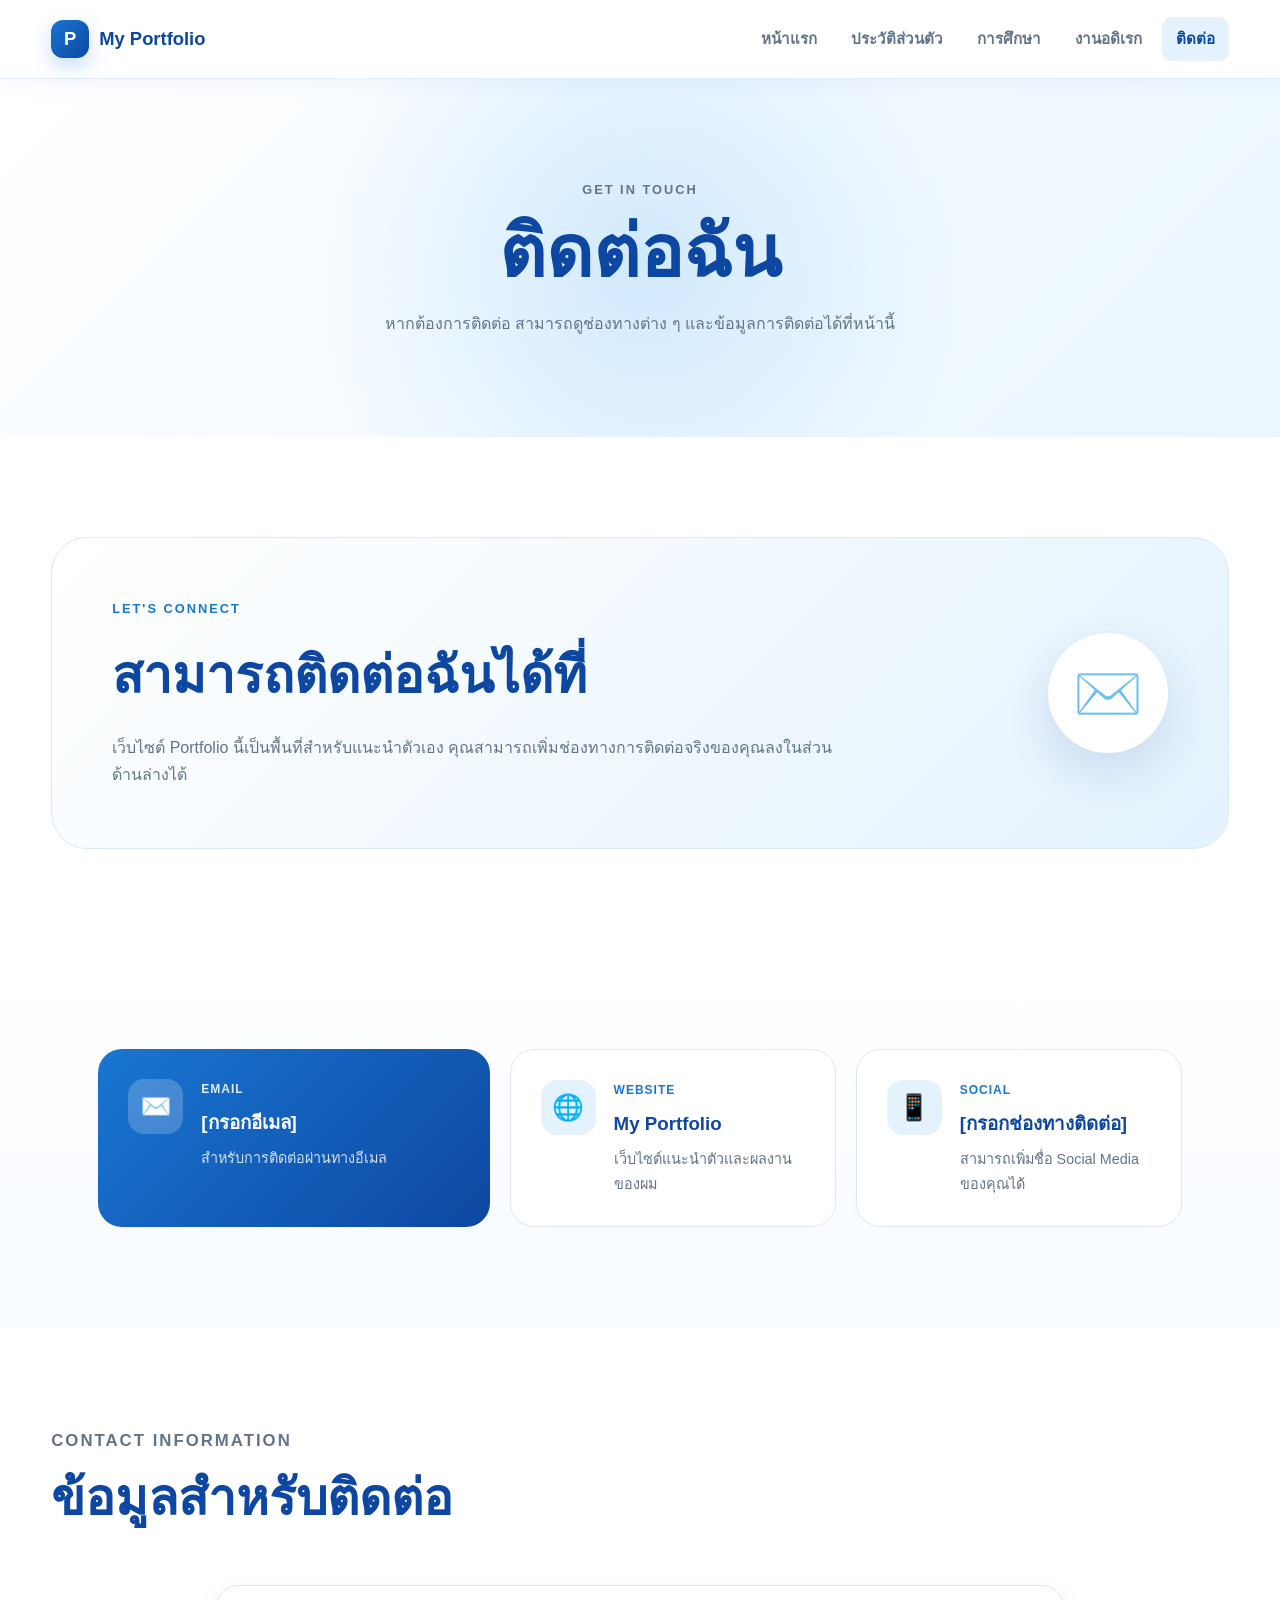
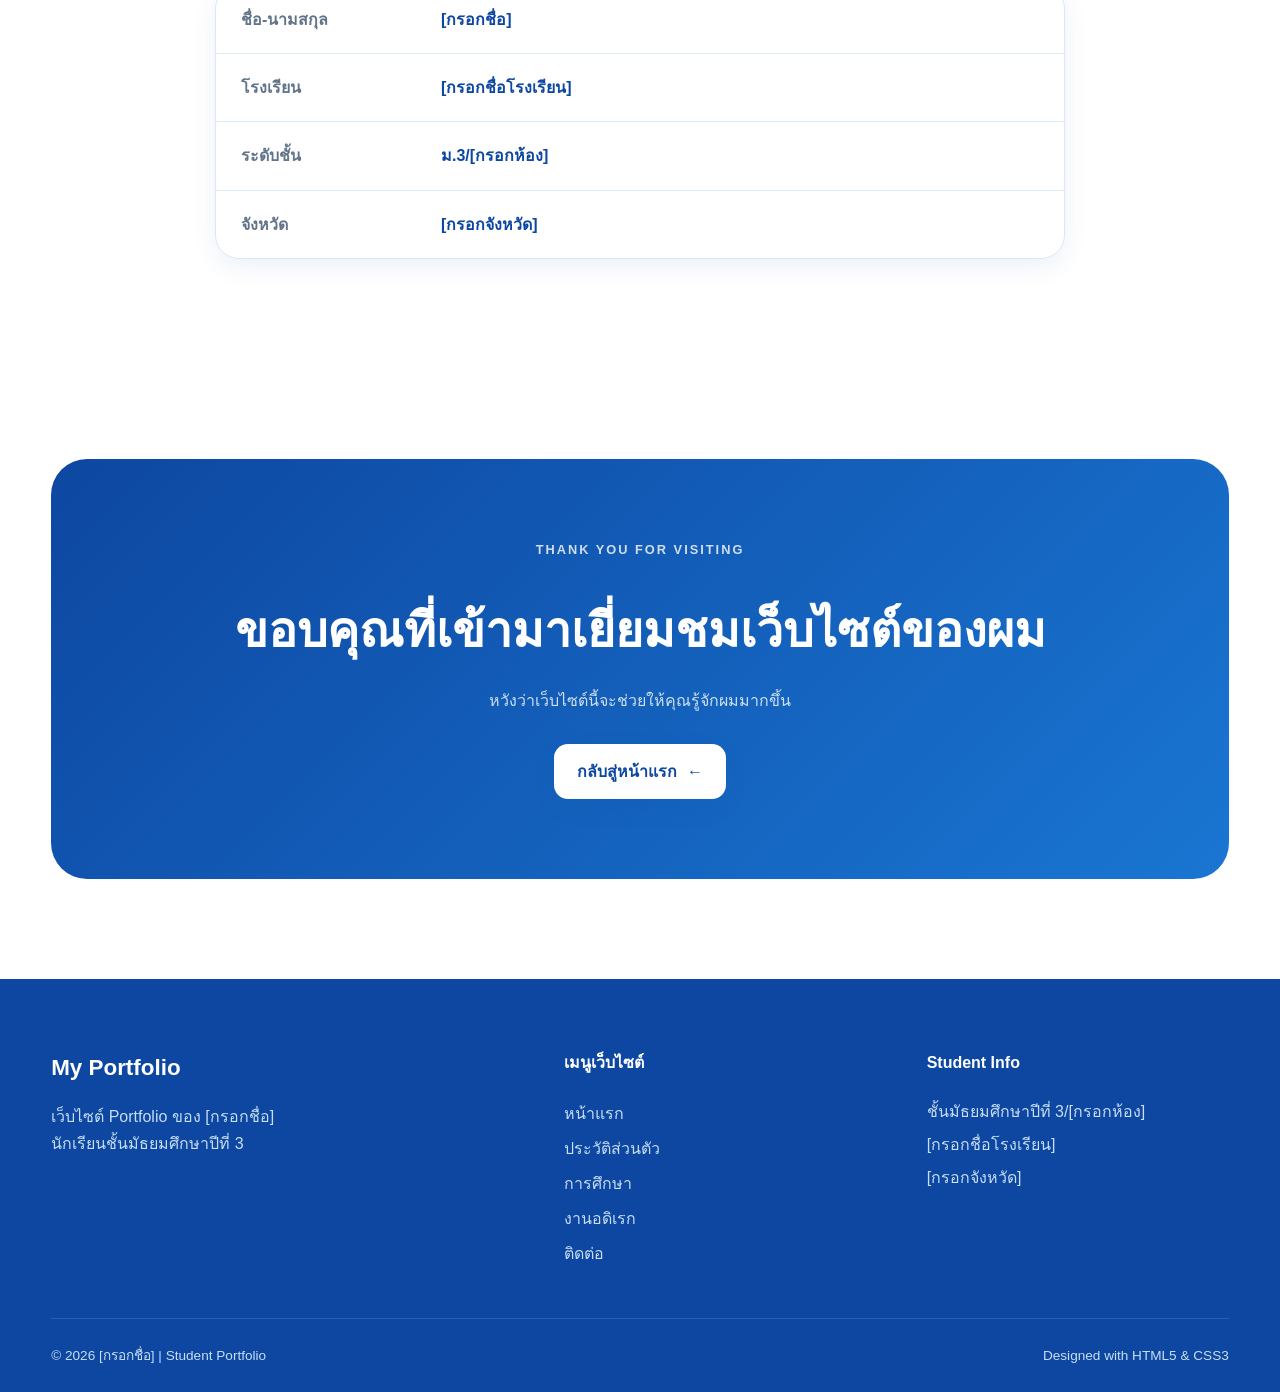
<file: contact.html>
<!DOCTYPE html>
<html lang="th">
<head>
    <meta charset="UTF-8">
    <meta name="viewport" content="width=device-width, initial-scale=1.0">

    <title>ติดต่อ | [กรอกชื่อ]</title>

    <link rel="stylesheet" href="style.css">
</head>

<body>

    <header class="site-header">
        <nav class="navbar">

            <a href="index.html" class="logo">
                <span class="logo-icon">P</span>
                <span>My Portfolio</span>
            </a>

            <div class="nav-links">
                <a href="index.html">หน้าแรก</a>
                <a href="profile.html">ประวัติส่วนตัว</a>
                <a href="education.html">การศึกษา</a>
                <a href="hobby.html">งานอดิเรก</a>
                <a href="contact.html" class="active">ติดต่อ</a>
            </div>

        </nav>
    </header>


    <main>

        <section class="page-banner">

            <div class="banner-content">

                <p class="section-label">GET IN TOUCH</p>

                <h1>ติดต่อฉัน</h1>

                <p>
                    หากต้องการติดต่อ สามารถดูช่องทางต่าง ๆ
                    และข้อมูลการติดต่อได้ที่หน้านี้
                </p>

            </div>

        </section>


        <!-- Contact CTA -->
        <section class="section">

            <div class="contact-intro">

                <div class="contact-intro-text">

                    <p class="section-label">LET'S CONNECT</p>

                    <h2>สามารถติดต่อฉันได้ที่</h2>

                    <p>
                        เว็บไซต์ Portfolio นี้เป็นพื้นที่สำหรับแนะนำตัวเอง
                        คุณสามารถเพิ่มช่องทางการติดต่อจริงของคุณลงในส่วนด้านล่างได้
                    </p>

                </div>


                <div class="contact-big-icon">
                    ✉️
                </div>

            </div>

        </section>


        <!-- Contact Cards -->
        <section class="section section-soft">

            <div class="contact-grid">

                <article class="contact-card contact-card-main">

                    <div class="contact-card-icon">✉️</div>

                    <div>
                        <small>EMAIL</small>

                        <h3>[กรอกอีเมล]</h3>

                        <p>
                            สำหรับการติดต่อผ่านทางอีเมล
                        </p>
                    </div>

                </article>


                <article class="contact-card">

                    <div class="contact-card-icon">🌐</div>

                    <div>
                        <small>WEBSITE</small>

                        <h3>My Portfolio</h3>

                        <p>
                            เว็บไซต์แนะนำตัวและผลงานของผม
                        </p>
                    </div>

                </article>


                <article class="contact-card">

                    <div class="contact-card-icon">📱</div>

                    <div>
                        <small>SOCIAL</small>

                        <h3>[กรอกช่องทางติดต่อ]</h3>

                        <p>
                            สามารถเพิ่มชื่อ Social Media ของคุณได้
                        </p>
                    </div>

                </article>

            </div>

        </section>


        <!-- Student Information -->
        <section class="section">

            <div class="section-heading">

                <p class="section-label">CONTACT INFORMATION</p>

                <h2>ข้อมูลสำหรับติดต่อ</h2>

            </div>


            <div class="contact-information-box">

                <div class="contact-info-row">

                    <span class="contact-info-label">
                        ชื่อ-นามสกุล
                    </span>

                    <span class="contact-info-value">
                        [กรอกชื่อ]
                    </span>

                </div>


                <div class="contact-info-row">

                    <span class="contact-info-label">
                        โรงเรียน
                    </span>

                    <span class="contact-info-value">
                        [กรอกชื่อโรงเรียน]
                    </span>

                </div>


                <div class="contact-info-row">

                    <span class="contact-info-label">
                        ระดับชั้น
                    </span>

                    <span class="contact-info-value">
                        ม.3/[กรอกห้อง]
                    </span>

                </div>


                <div class="contact-info-row">

                    <span class="contact-info-label">
                        จังหวัด
                    </span>

                    <span class="contact-info-value">
                        [กรอกจังหวัด]
                    </span>

                </div>

            </div>

        </section>


        <!-- Final CTA -->
        <section class="section">

            <div class="contact-cta">

                <p class="section-label light-label">
                    THANK YOU FOR VISITING
                </p>

                <h2>ขอบคุณที่เข้ามาเยี่ยมชมเว็บไซต์ของผม</h2>

                <p>
                    หวังว่าเว็บไซต์นี้จะช่วยให้คุณรู้จักผมมากขึ้น
                </p>

                <a href="index.html" class="btn btn-white">
                    กลับสู่หน้าแรก
                    <span>←</span>
                </a>

            </div>

        </section>

    </main>


    <footer class="footer">

        <div class="footer-content">

            <div class="footer-brand">

                <a href="index.html" class="footer-logo">
                    My Portfolio
                </a>

                <p>
                    เว็บไซต์ Portfolio ของ [กรอกชื่อ]<br>
                    นักเรียนชั้นมัธยมศึกษาปีที่ 3
                </p>

            </div>


            <div class="footer-links">

                <h3>เมนูเว็บไซต์</h3>

                <a href="index.html">หน้าแรก</a>
                <a href="profile.html">ประวัติส่วนตัว</a>
                <a href="education.html">การศึกษา</a>
                <a href="hobby.html">งานอดิเรก</a>
                <a href="contact.html">ติดต่อ</a>

            </div>


            <div class="footer-contact">

                <h3>Student Info</h3>

                <p>ชั้นมัธยมศึกษาปีที่ 3/[กรอกห้อง]</p>
                <p>[กรอกชื่อโรงเรียน]</p>
                <p>[กรอกจังหวัด]</p>

            </div>

        </div>


        <div class="footer-bottom">

            <p>© 2026 [กรอกชื่อ] | Student Portfolio</p>
            <p>Designed with HTML5 & CSS3</p>

        </div>

    </footer>

</body>
</html>
</file>
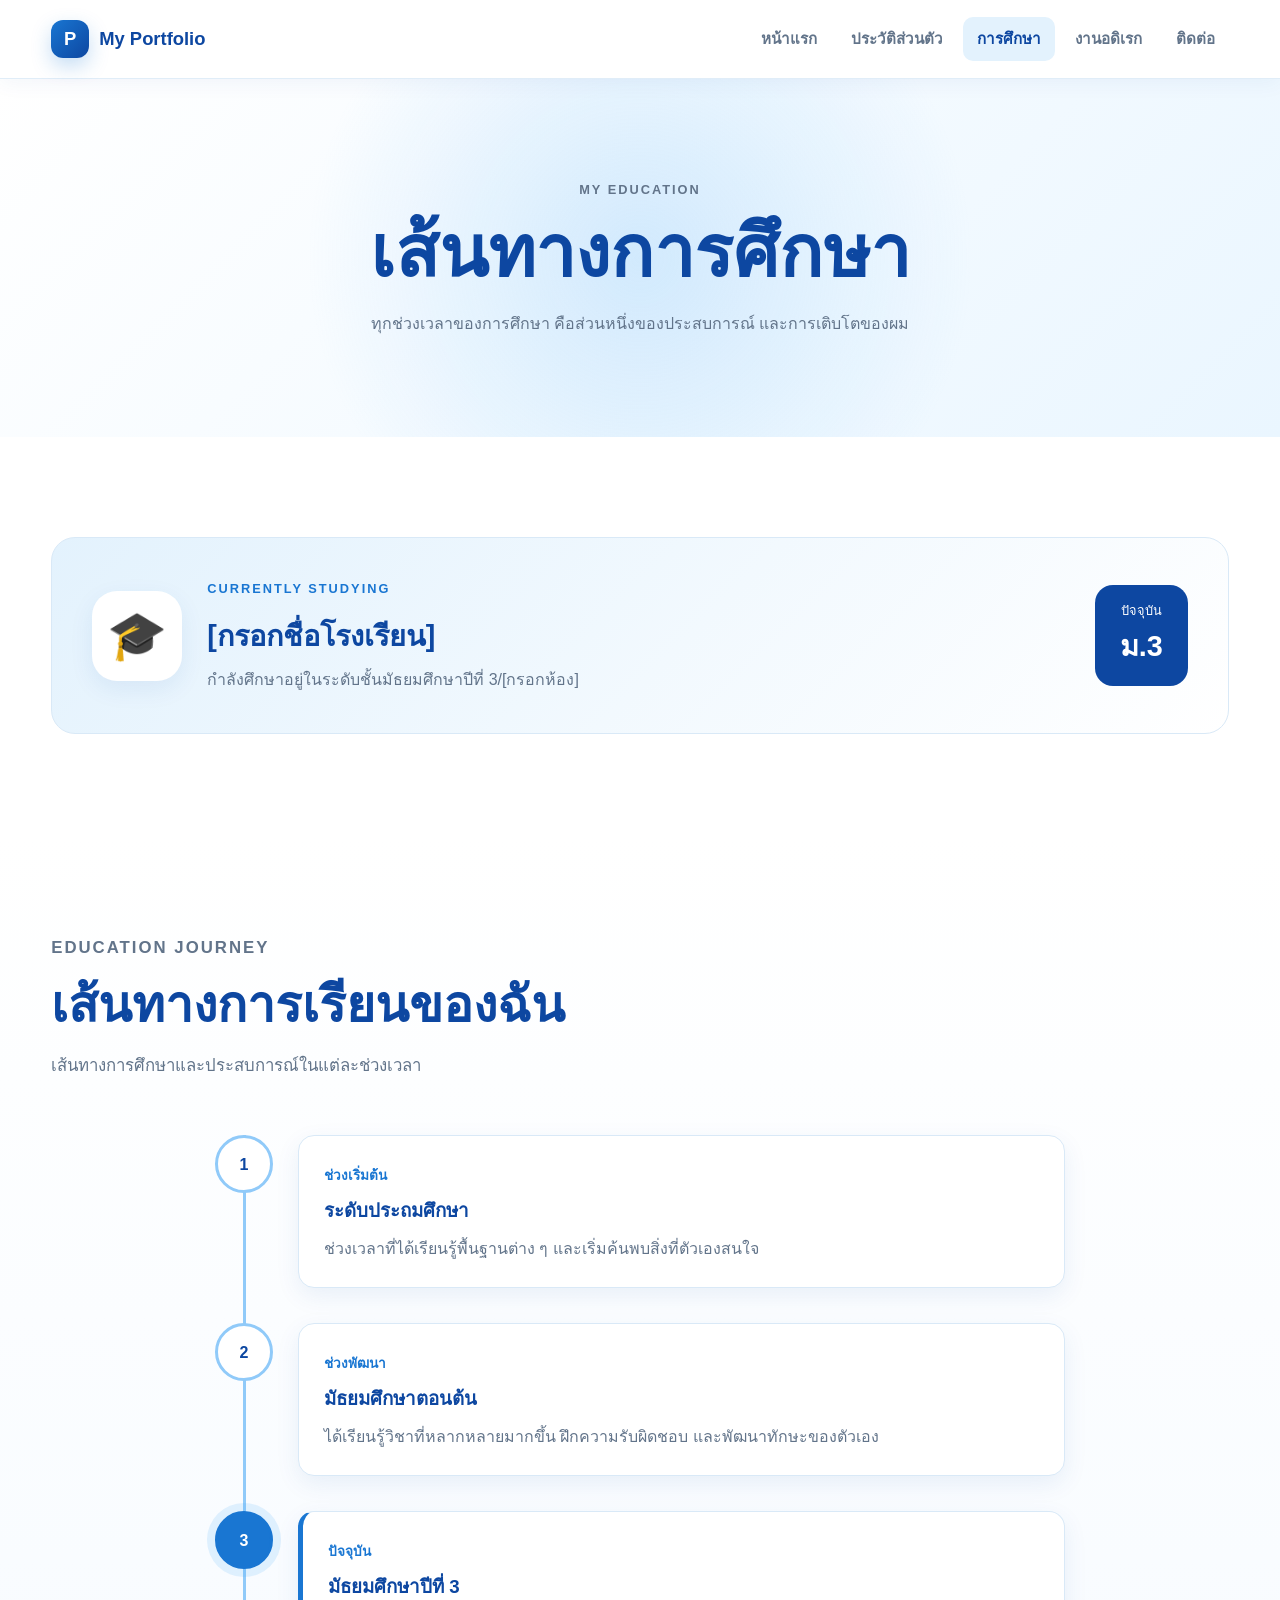
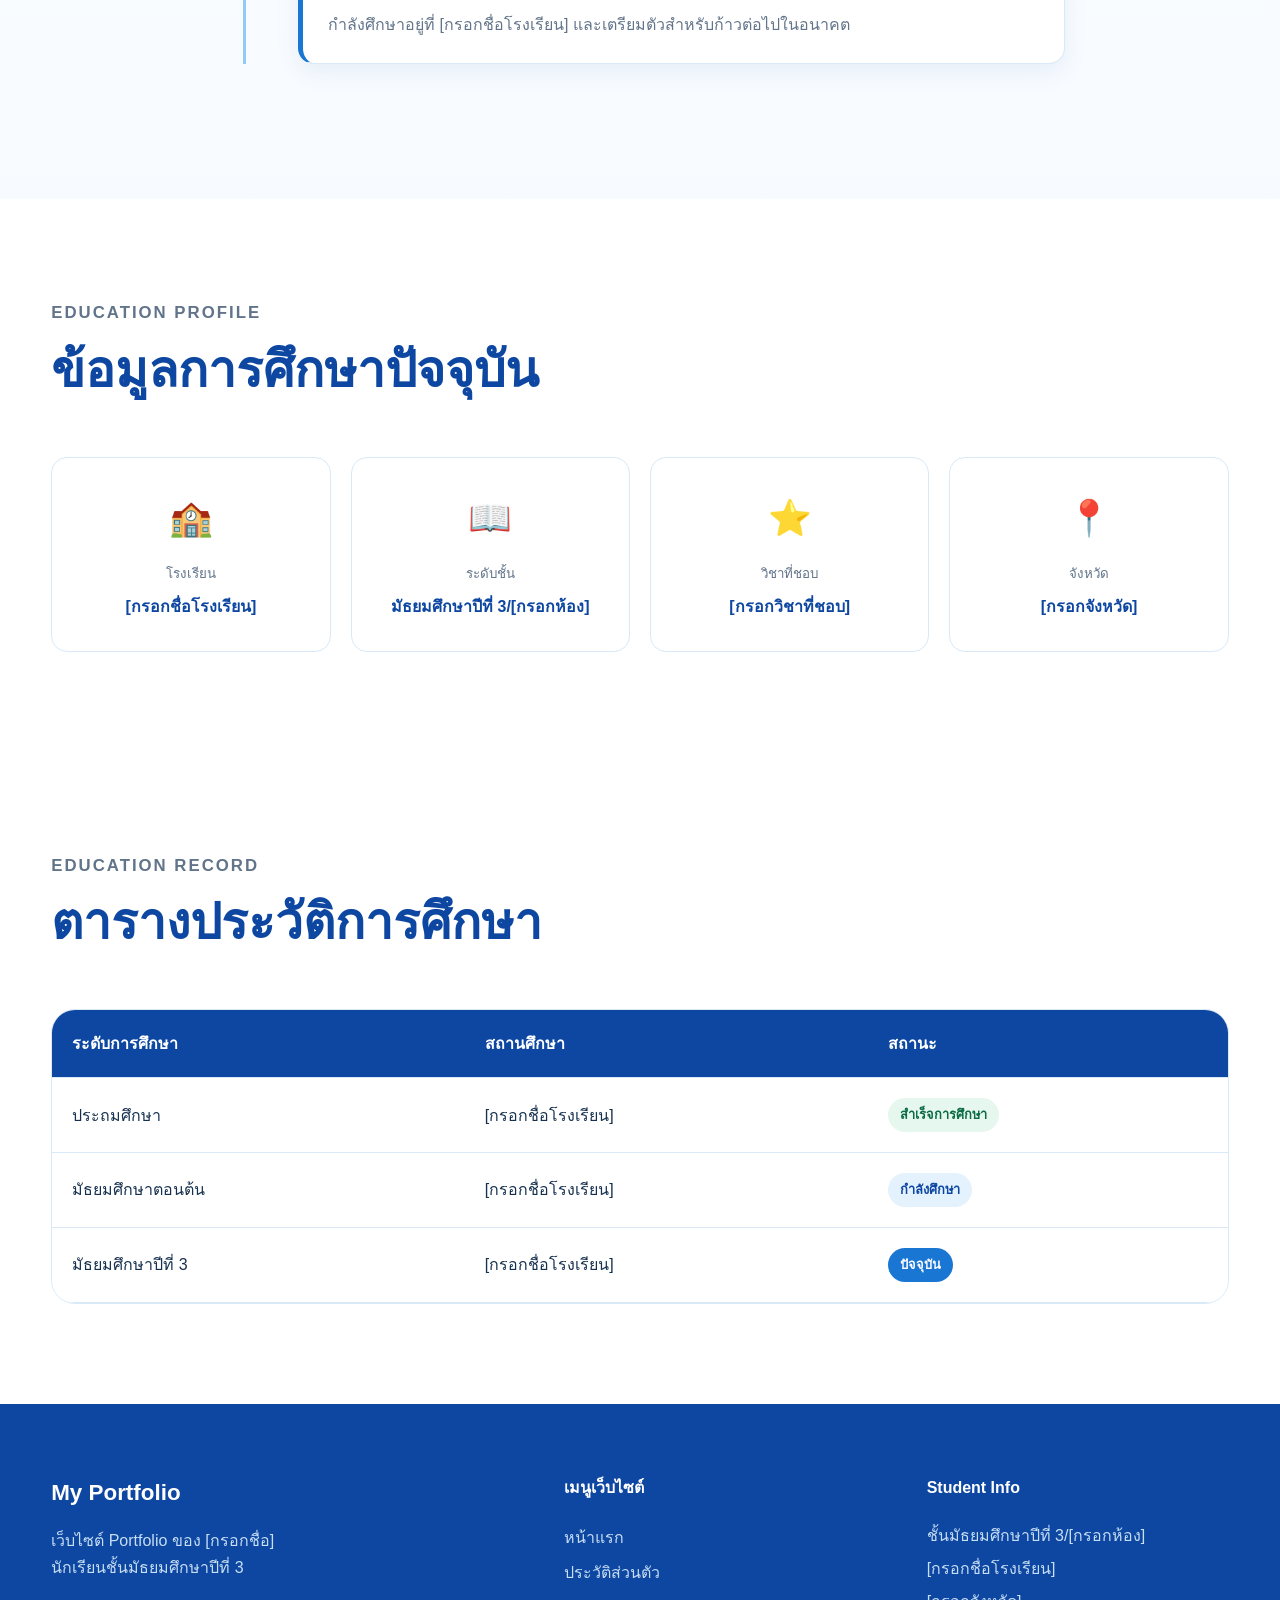
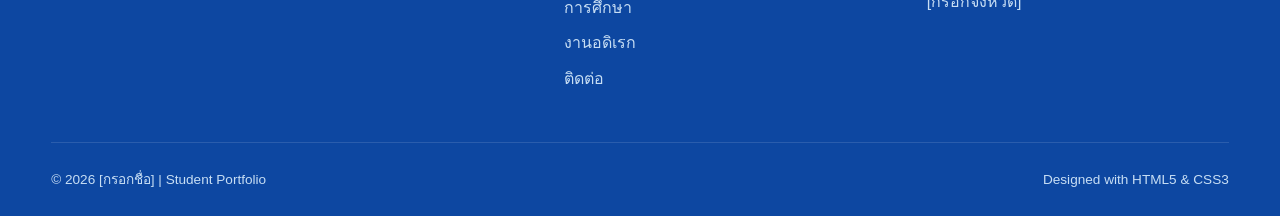
<file: education.html>
<!DOCTYPE html>
<html lang="th">
<head>
    <meta charset="UTF-8">
    <meta name="viewport" content="width=device-width, initial-scale=1.0">

    <title>การศึกษา | [กรอกชื่อ]</title>

    <link rel="stylesheet" href="style.css">
</head>

<body>

    <header class="site-header">
        <nav class="navbar">

            <a href="index.html" class="logo">
                <span class="logo-icon">P</span>
                <span>My Portfolio</span>
            </a>

            <div class="nav-links">
                <a href="index.html">หน้าแรก</a>
                <a href="profile.html">ประวัติส่วนตัว</a>
                <a href="education.html" class="active">การศึกษา</a>
                <a href="hobby.html">งานอดิเรก</a>
                <a href="contact.html">ติดต่อ</a>
            </div>

        </nav>
    </header>


    <main>

        <section class="page-banner">

            <div class="banner-content">

                <p class="section-label">MY EDUCATION</p>

                <h1>เส้นทางการศึกษา</h1>

                <p>
                    ทุกช่วงเวลาของการศึกษา คือส่วนหนึ่งของประสบการณ์
                    และการเติบโตของผม
                </p>

            </div>

        </section>


        <!-- Current Education -->
        <section class="section">

            <div class="education-highlight">

                <div class="education-icon-large">🎓</div>

                <div>

                    <p class="section-label">CURRENTLY STUDYING</p>

                    <h2>[กรอกชื่อโรงเรียน]</h2>

                    <p>
                        กำลังศึกษาอยู่ในระดับชั้นมัธยมศึกษาปีที่
                        3/[กรอกห้อง]
                    </p>

                </div>

                <div class="current-badge">
                    <span>ปัจจุบัน</span>
                    <strong>ม.3</strong>
                </div>

            </div>

        </section>


        <!-- Timeline -->
        <section class="section section-soft">

            <div class="section-heading">

                <p class="section-label">EDUCATION JOURNEY</p>

                <h2>เส้นทางการเรียนของฉัน</h2>

                <p>
                    เส้นทางการศึกษาและประสบการณ์ในแต่ละช่วงเวลา
                </p>

            </div>


            <div class="timeline">

                <article class="timeline-item">

                    <div class="timeline-dot">
                        <span>1</span>
                    </div>

                    <div class="timeline-content">

                        <span class="timeline-year">
                            ช่วงเริ่มต้น
                        </span>

                        <h3>ระดับประถมศึกษา</h3>

                        <p>
                            ช่วงเวลาที่ได้เรียนรู้พื้นฐานต่าง ๆ
                            และเริ่มค้นพบสิ่งที่ตัวเองสนใจ
                        </p>

                    </div>

                </article>


                <article class="timeline-item">

                    <div class="timeline-dot">
                        <span>2</span>
                    </div>

                    <div class="timeline-content">

                        <span class="timeline-year">
                            ช่วงพัฒนา
                        </span>

                        <h3>มัธยมศึกษาตอนต้น</h3>

                        <p>
                            ได้เรียนรู้วิชาที่หลากหลายมากขึ้น
                            ฝึกความรับผิดชอบ และพัฒนาทักษะของตัวเอง
                        </p>

                    </div>

                </article>


                <article class="timeline-item">

                    <div class="timeline-dot current">
                        <span>3</span>
                    </div>

                    <div class="timeline-content current-content">

                        <span class="timeline-year">
                            ปัจจุบัน
                        </span>

                        <h3>มัธยมศึกษาปีที่ 3</h3>

                        <p>
                            กำลังศึกษาอยู่ที่ [กรอกชื่อโรงเรียน]
                            และเตรียมตัวสำหรับก้าวต่อไปในอนาคต
                        </p>

                    </div>

                </article>

            </div>

        </section>


        <!-- Education Information -->
        <section class="section">

            <div class="section-heading">

                <p class="section-label">EDUCATION PROFILE</p>

                <h2>ข้อมูลการศึกษาปัจจุบัน</h2>

            </div>


            <div class="education-info-grid">

                <article class="education-info-card">

                    <span class="education-info-icon">🏫</span>

                    <small>โรงเรียน</small>

                    <h3>[กรอกชื่อโรงเรียน]</h3>

                </article>


                <article class="education-info-card">

                    <span class="education-info-icon">📖</span>

                    <small>ระดับชั้น</small>

                    <h3>มัธยมศึกษาปีที่ 3/[กรอกห้อง]</h3>

                </article>


                <article class="education-info-card">

                    <span class="education-info-icon">⭐</span>

                    <small>วิชาที่ชอบ</small>

                    <h3>[กรอกวิชาที่ชอบ]</h3>

                </article>


                <article class="education-info-card">

                    <span class="education-info-icon">📍</span>

                    <small>จังหวัด</small>

                    <h3>[กรอกจังหวัด]</h3>

                </article>

            </div>

        </section>


        <!-- Education Table -->
        <section class="section">

            <div class="section-heading">

                <p class="section-label">EDUCATION RECORD</p>

                <h2>ตารางประวัติการศึกษา</h2>

            </div>


            <div class="table-wrapper">

                <table class="education-table">

                    <thead>
                        <tr>
                            <th>ระดับการศึกษา</th>
                            <th>สถานศึกษา</th>
                            <th>สถานะ</th>
                        </tr>
                    </thead>

                    <tbody>

                        <tr>
                            <td>ประถมศึกษา</td>
                            <td>[กรอกชื่อโรงเรียน]</td>
                            <td>
                                <span class="status-badge completed">
                                    สำเร็จการศึกษา
                                </span>
                            </td>
                        </tr>

                        <tr>
                            <td>มัธยมศึกษาตอนต้น</td>
                            <td>[กรอกชื่อโรงเรียน]</td>
                            <td>
                                <span class="status-badge studying">
                                    กำลังศึกษา
                                </span>
                            </td>
                        </tr>

                        <tr>
                            <td>มัธยมศึกษาปีที่ 3</td>
                            <td>[กรอกชื่อโรงเรียน]</td>
                            <td>
                                <span class="status-badge current-status">
                                    ปัจจุบัน
                                </span>
                            </td>
                        </tr>

                    </tbody>

                </table>

            </div>

        </section>

    </main>


    <footer class="footer">

        <div class="footer-content">

            <div class="footer-brand">

                <a href="index.html" class="footer-logo">
                    My Portfolio
                </a>

                <p>
                    เว็บไซต์ Portfolio ของ [กรอกชื่อ]<br>
                    นักเรียนชั้นมัธยมศึกษาปีที่ 3
                </p>

            </div>


            <div class="footer-links">

                <h3>เมนูเว็บไซต์</h3>

                <a href="index.html">หน้าแรก</a>
                <a href="profile.html">ประวัติส่วนตัว</a>
                <a href="education.html">การศึกษา</a>
                <a href="hobby.html">งานอดิเรก</a>
                <a href="contact.html">ติดต่อ</a>

            </div>


            <div class="footer-contact">

                <h3>Student Info</h3>

                <p>ชั้นมัธยมศึกษาปีที่ 3/[กรอกห้อง]</p>
                <p>[กรอกชื่อโรงเรียน]</p>
                <p>[กรอกจังหวัด]</p>

            </div>

        </div>


        <div class="footer-bottom">

            <p>© 2026 [กรอกชื่อ] | Student Portfolio</p>
            <p>Designed with HTML5 & CSS3</p>

        </div>

    </footer>

</body>
</html>
</file>
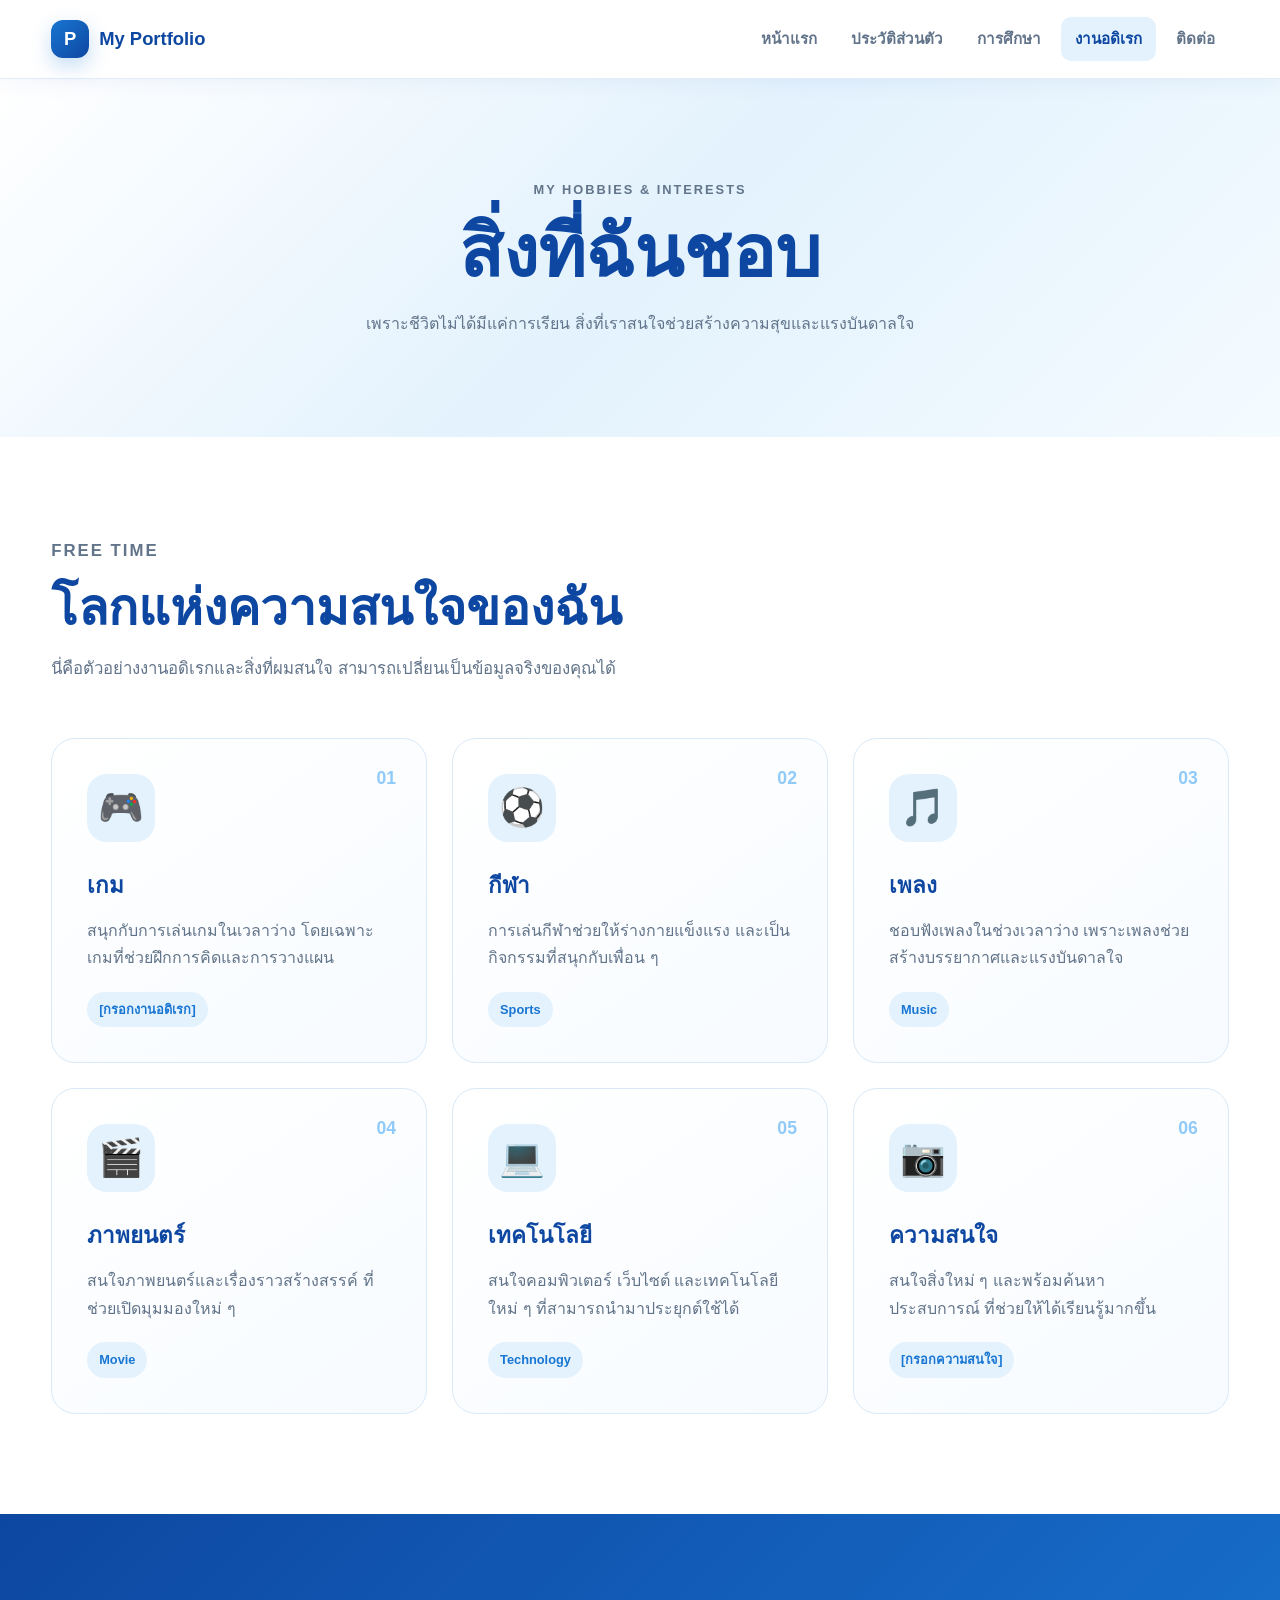
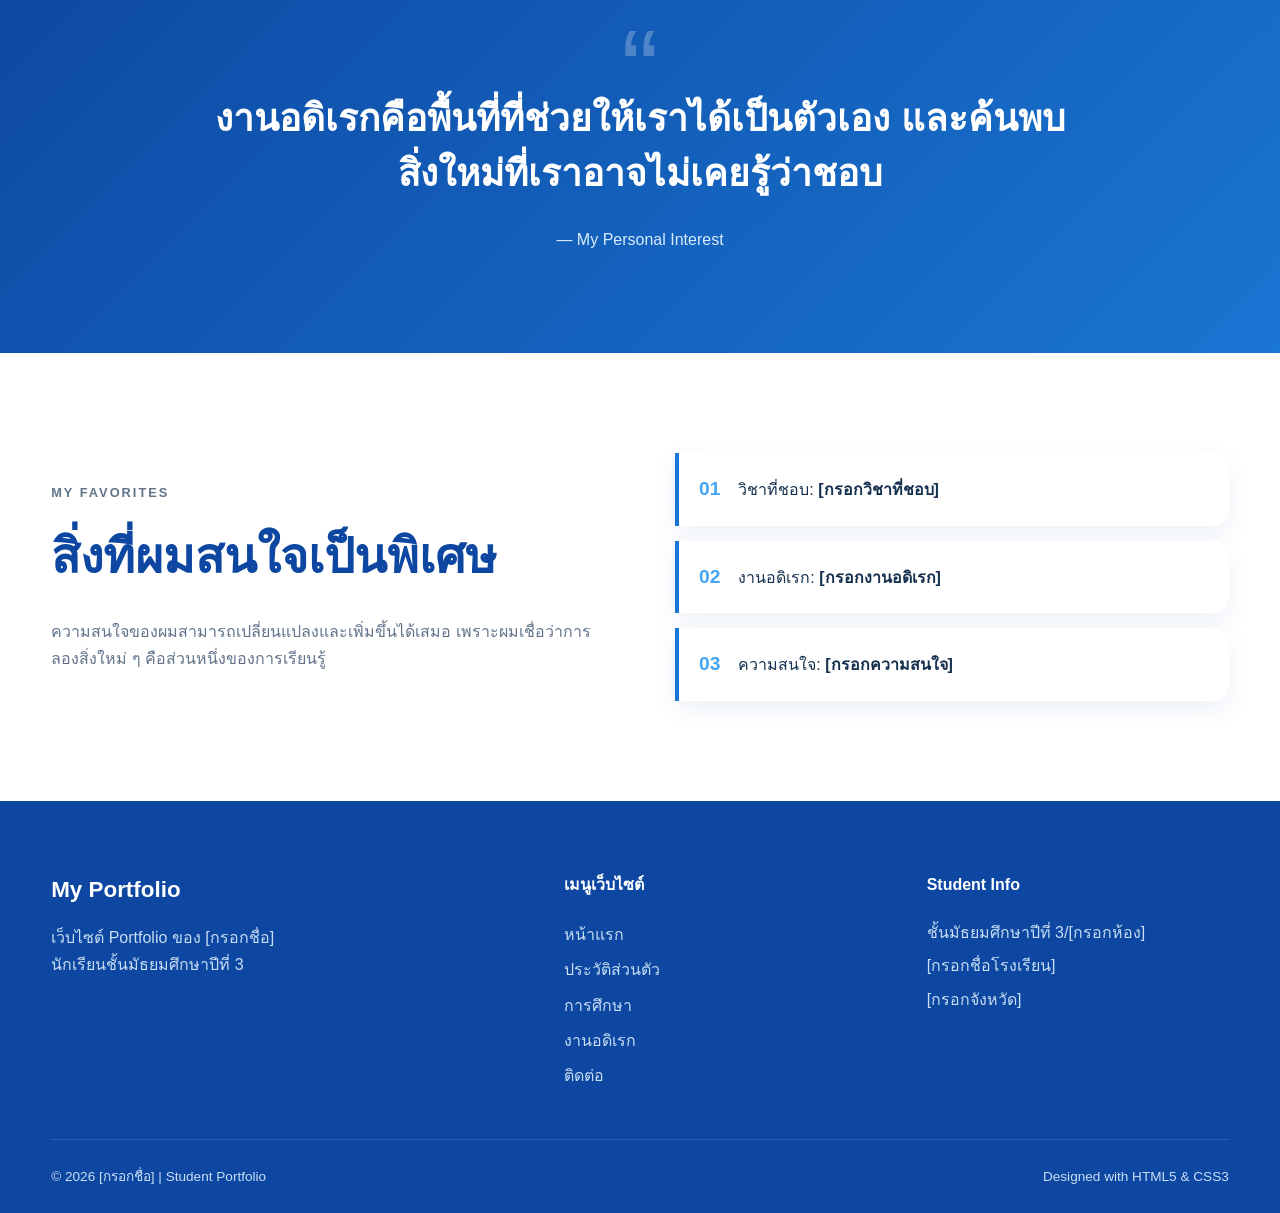
<file: hobby.html>
<!DOCTYPE html>
<html lang="th">
<head>
    <meta charset="UTF-8">
    <meta name="viewport" content="width=device-width, initial-scale=1.0">

    <title>งานอดิเรก | [กรอกชื่อ]</title>

    <link rel="stylesheet" href="style.css">
</head>

<body>

    <header class="site-header">
        <nav class="navbar">

            <a href="index.html" class="logo">
                <span class="logo-icon">P</span>
                <span>My Portfolio</span>
            </a>

            <div class="nav-links">
                <a href="index.html">หน้าแรก</a>
                <a href="profile.html">ประวัติส่วนตัว</a>
                <a href="education.html">การศึกษา</a>
                <a href="hobby.html" class="active">งานอดิเรก</a>
                <a href="contact.html">ติดต่อ</a>
            </div>

        </nav>
    </header>


    <main>

        <section class="page-banner hobby-banner">

            <div class="banner-content">

                <p class="section-label">MY HOBBIES & INTERESTS</p>

                <h1>สิ่งที่ฉันชอบ</h1>

                <p>
                    เพราะชีวิตไม่ได้มีแค่การเรียน
                    สิ่งที่เราสนใจช่วยสร้างความสุขและแรงบันดาลใจ
                </p>

            </div>

        </section>


        <section class="section">

            <div class="section-heading">

                <p class="section-label">FREE TIME</p>

                <h2>โลกแห่งความสนใจของฉัน</h2>

                <p>
                    นี่คือตัวอย่างงานอดิเรกและสิ่งที่ผมสนใจ
                    สามารถเปลี่ยนเป็นข้อมูลจริงของคุณได้
                </p>

            </div>


            <div class="hobby-grid">

                <article class="hobby-card">

                    <div class="hobby-icon">🎮</div>

                    <span class="hobby-number">01</span>

                    <h3>เกม</h3>

                    <p>
                        สนุกกับการเล่นเกมในเวลาว่าง
                        โดยเฉพาะเกมที่ช่วยฝึกการคิดและการวางแผน
                    </p>

                    <span class="hobby-tag">[กรอกงานอดิเรก]</span>

                </article>


                <article class="hobby-card">

                    <div class="hobby-icon">⚽</div>

                    <span class="hobby-number">02</span>

                    <h3>กีฬา</h3>

                    <p>
                        การเล่นกีฬาช่วยให้ร่างกายแข็งแรง
                        และเป็นกิจกรรมที่สนุกกับเพื่อน ๆ
                    </p>

                    <span class="hobby-tag">Sports</span>

                </article>


                <article class="hobby-card">

                    <div class="hobby-icon">🎵</div>

                    <span class="hobby-number">03</span>

                    <h3>เพลง</h3>

                    <p>
                        ชอบฟังเพลงในช่วงเวลาว่าง
                        เพราะเพลงช่วยสร้างบรรยากาศและแรงบันดาลใจ
                    </p>

                    <span class="hobby-tag">Music</span>

                </article>


                <article class="hobby-card">

                    <div class="hobby-icon">🎬</div>

                    <span class="hobby-number">04</span>

                    <h3>ภาพยนตร์</h3>

                    <p>
                        สนใจภาพยนตร์และเรื่องราวสร้างสรรค์
                        ที่ช่วยเปิดมุมมองใหม่ ๆ
                    </p>

                    <span class="hobby-tag">Movie</span>

                </article>


                <article class="hobby-card">

                    <div class="hobby-icon">💻</div>

                    <span class="hobby-number">05</span>

                    <h3>เทคโนโลยี</h3>

                    <p>
                        สนใจคอมพิวเตอร์ เว็บไซต์ และเทคโนโลยีใหม่ ๆ
                        ที่สามารถนำมาประยุกต์ใช้ได้
                    </p>

                    <span class="hobby-tag">Technology</span>

                </article>


                <article class="hobby-card">

                    <div class="hobby-icon">📷</div>

                    <span class="hobby-number">06</span>

                    <h3>ความสนใจ</h3>

                    <p>
                        สนใจสิ่งใหม่ ๆ และพร้อมค้นหาประสบการณ์
                        ที่ช่วยให้ได้เรียนรู้มากขึ้น
                    </p>

                    <span class="hobby-tag">[กรอกความสนใจ]</span>

                </article>

            </div>

        </section>


        <!-- Interest Quote -->
        <section class="interest-banner">

            <div class="interest-banner-content">

                <span class="quote-mark">“</span>

                <p>
                    งานอดิเรกคือพื้นที่ที่ช่วยให้เราได้เป็นตัวเอง
                    และค้นพบสิ่งใหม่ที่เราอาจไม่เคยรู้ว่าชอบ
                </p>

                <span class="quote-author">
                    — My Personal Interest
                </span>

            </div>

        </section>


        <!-- Favorite Subjects -->
        <section class="section">

            <div class="interest-layout">

                <div class="interest-text">

                    <p class="section-label">MY FAVORITES</p>

                    <h2>สิ่งที่ผมสนใจเป็นพิเศษ</h2>

                    <p>
                        ความสนใจของผมสามารถเปลี่ยนแปลงและเพิ่มขึ้นได้เสมอ
                        เพราะผมเชื่อว่าการลองสิ่งใหม่ ๆ
                        คือส่วนหนึ่งของการเรียนรู้
                    </p>

                </div>


                <div class="interest-list">

                    <div class="interest-item">
                        <span>01</span>
                        <p>วิชาที่ชอบ: <strong>[กรอกวิชาที่ชอบ]</strong></p>
                    </div>

                    <div class="interest-item">
                        <span>02</span>
                        <p>งานอดิเรก: <strong>[กรอกงานอดิเรก]</strong></p>
                    </div>

                    <div class="interest-item">
                        <span>03</span>
                        <p>ความสนใจ: <strong>[กรอกความสนใจ]</strong></p>
                    </div>

                </div>

            </div>

        </section>

    </main>


    <footer class="footer">

        <div class="footer-content">

            <div class="footer-brand">

                <a href="index.html" class="footer-logo">
                    My Portfolio
                </a>

                <p>
                    เว็บไซต์ Portfolio ของ [กรอกชื่อ]<br>
                    นักเรียนชั้นมัธยมศึกษาปีที่ 3
                </p>

            </div>


            <div class="footer-links">

                <h3>เมนูเว็บไซต์</h3>

                <a href="index.html">หน้าแรก</a>
                <a href="profile.html">ประวัติส่วนตัว</a>
                <a href="education.html">การศึกษา</a>
                <a href="hobby.html">งานอดิเรก</a>
                <a href="contact.html">ติดต่อ</a>

            </div>


            <div class="footer-contact">

                <h3>Student Info</h3>

                <p>ชั้นมัธยมศึกษาปีที่ 3/[กรอกห้อง]</p>
                <p>[กรอกชื่อโรงเรียน]</p>
                <p>[กรอกจังหวัด]</p>

            </div>

        </div>


        <div class="footer-bottom">

            <p>© 2026 [กรอกชื่อ] | Student Portfolio</p>
            <p>Designed with HTML5 & CSS3</p>

        </div>

    </footer>

</body>
</html>
</file>
<file: style.css>
/* ========================================
   GOOGLE-LIKE SYSTEM FONT
======================================== */

* {
    margin: 0;
    padding: 0;
    box-sizing: border-box;
}


/* ========================================
   ROOT & GLOBAL
======================================== */

:root {
    --blue-dark: #0D47A1;
    --blue-main: #1976D2;
    --blue-light: #42A5F5;
    --blue-pale: #90CAF9;
    --blue-soft: #E3F2FD;

    --white: #FFFFFF;
    --text: #16314f;
    --text-light: #62748a;
    --border: #d9e9f7;

    --shadow-sm: 0 8px 25px rgba(13, 71, 161, 0.08);
    --shadow-md: 0 18px 45px rgba(13, 71, 161, 0.14);
    --shadow-lg: 0 25px 60px rgba(13, 71, 161, 0.20);

    --radius-sm: 16px;
    --radius-md: 24px;
    --radius-lg: 36px;

    --transition: all 0.3s ease;
}


html {
    scroll-behavior: smooth;
}


body {
    font-family:
        "Segoe UI",
        Tahoma,
        Arial,
        sans-serif;

    color: var(--text);
    background: var(--white);

    line-height: 1.7;

    overflow-x: hidden;
}


a {
    text-decoration: none;
    color: inherit;
}


img {
    max-width: 100%;
    display: block;
}


/* ========================================
   ANIMATION
======================================== */

@keyframes fadeUp {

    from {
        opacity: 0;
        transform: translateY(30px);
    }

    to {
        opacity: 1;
        transform: translateY(0);
    }

}


@keyframes float {

    0%,
    100% {
        transform: translateY(0);
    }

    50% {
        transform: translateY(-12px);
    }

}


@keyframes rotateSlow {

    from {
        transform: rotate(0deg);
    }

    to {
        transform: rotate(360deg);
    }

}


/* ========================================
   NAVIGATION
======================================== */

.site-header {
    position: sticky;
    top: 0;

    z-index: 1000;

    background: rgba(255, 255, 255, 0.92);

    backdrop-filter: blur(16px);

    border-bottom: 1px solid rgba(217, 233, 247, 0.8);

    box-shadow: 0 4px 20px rgba(13, 71, 161, 0.05);
}


.navbar {
    width: min(1180px, 92%);
    min-height: 78px;

    margin: auto;

    display: flex;
    align-items: center;
    justify-content: space-between;

    gap: 25px;
}


.logo {
    display: flex;
    align-items: center;
    gap: 10px;

    color: var(--blue-dark);

    font-size: 1.15rem;
    font-weight: 800;

    white-space: nowrap;
}


.logo-icon {
    width: 38px;
    height: 38px;

    display: grid;
    place-items: center;

    border-radius: 12px;

    color: var(--white);

    background:
        linear-gradient(
            135deg,
            var(--blue-main),
            var(--blue-dark)
        );

    box-shadow:
        0 8px 20px rgba(25, 118, 210, 0.25);
}


.nav-links {
    display: flex;
    align-items: center;

    gap: 6px;

    flex-wrap: wrap;
}


.nav-links a {
    position: relative;

    padding: 9px 14px;

    color: var(--text-light);

    font-size: 0.95rem;
    font-weight: 600;

    border-radius: 10px;

    transition: var(--transition);
}


.nav-links a:hover,
.nav-links a.active {
    color: var(--blue-dark);

    background: var(--blue-soft);
}


.nav-links a.active {
    font-weight: 800;
}


/* ========================================
   COMMON SECTIONS
======================================== */

.section {
    width: min(1180px, 92%);

    margin: auto;

    padding: 100px 0;
}


.section-soft {
    width: 100%;

    background:
        linear-gradient(
            180deg,
            #ffffff,
            #f7fbff
        );

    padding-left: 4%;
    padding-right: 4%;
}


.section-heading {
    max-width: 700px;

    margin-bottom: 55px;
}


.section-heading h2 {
    margin-bottom: 15px;

    color: var(--blue-dark);

    font-size: clamp(2rem, 4vw, 3.1rem);

    line-height: 1.25;
}


.section-heading p {
    color: var(--text-light);

    font-size: 1.05rem;
}


.section-label,
.eyebrow {
    margin-bottom: 12px;

    color: var(--blue-main);

    font-size: 0.8rem;
    font-weight: 800;

    letter-spacing: 2px;
}


.light-label {
    color: #dbeeff;
}


/* ========================================
   BUTTONS
======================================== */

.btn {
    display: inline-flex;
    align-items: center;
    justify-content: center;

    gap: 10px;

    padding: 14px 23px;

    border-radius: 14px;

    font-weight: 700;

    transition: var(--transition);
}


.btn-primary {
    color: var(--white);

    background:
        linear-gradient(
            135deg,
            var(--blue-main),
            var(--blue-dark)
        );

    box-shadow:
        0 12px 25px rgba(25, 118, 210, 0.28);
}


.btn-primary:hover {
    transform: translateY(-3px);

    box-shadow:
        0 18px 35px rgba(25, 118, 210, 0.35);
}


.btn-secondary {
    color: var(--blue-dark);

    background: var(--white);

    border: 1px solid var(--border);
}


.btn-secondary:hover {
    background: var(--blue-soft);

    transform: translateY(-3px);
}


.btn-white {
    color: var(--blue-dark);

    background: var(--white);

    box-shadow: var(--shadow-sm);
}


.btn-white:hover {
    transform: translateY(-3px) scale(1.02);
}


/* ========================================
   HERO
======================================== */

.hero {
    position: relative;

    min-height: calc(100vh - 78px);

    display: flex;
    align-items: center;

    overflow: hidden;

    background:
        radial-gradient(
            circle at 15% 20%,
            rgba(144, 202, 249, 0.25),
            transparent 28%
        ),
        linear-gradient(
            135deg,
            #ffffff 0%,
            #f4faff 55%,
            #e9f5ff 100%
        );
}


.hero-content {
    width: min(1180px, 92%);

    margin: auto;

    padding: 90px 0;

    display: grid;
    grid-template-columns: 1.1fr 0.9fr;

    align-items: center;

    gap: 70px;
}


.hero-text {
    position: relative;

    z-index: 2;

    animation: fadeUp 0.8s ease both;
}


.hero h1 {
    margin-bottom: 22px;

    color: var(--blue-dark);

    font-size: clamp(2.8rem, 6vw, 5.2rem);

    line-height: 1.1;

    letter-spacing: -2px;
}


.hero h1 span {
    color: var(--blue-main);
}


.hero-description {
    max-width: 650px;

    margin-bottom: 32px;

    color: var(--text-light);

    font-size: 1.1rem;
}


.hero-buttons {
    display: flex;
    flex-wrap: wrap;

    gap: 15px;

    margin-bottom: 45px;
}


.hero-highlights {
    display: flex;
    flex-wrap: wrap;

    gap: 30px;
}


.highlight-item {
    display: flex;
    flex-direction: column;
}


.highlight-item strong {
    color: var(--blue-dark);

    font-size: 1.25rem;
}


.highlight-item span {
    color: var(--text-light);

    font-size: 0.85rem;
}


/* Hero Image */

.hero-visual {
    position: relative;

    display: flex;
    justify-content: center;

    animation: fadeUp 0.9s 0.15s ease both;
}


.profile-image-wrap {
    position: relative;

    width: min(390px, 80vw);

    aspect-ratio: 4 / 5;

    overflow: hidden;

    border: 12px solid var(--white);

    border-radius: 45% 45% 30% 30%;

    box-shadow: var(--shadow-lg);

    z-index: 3;

    transition: var(--transition);
}


.profile-image-wrap:hover {
    transform: translateY(-8px) rotate(-1deg);
}


.hero-profile-image {
    width: 100%;
    height: 100%;

    object-fit: cover;

    transition: transform 0.5s ease;
}


.profile-image-wrap:hover .hero-profile-image {
    transform: scale(1.05);
}


.profile-orbit {
    position: absolute;

    border: 2px dashed var(--blue-pale);

    border-radius: 50%;

    z-index: 1;
}


.orbit-one {
    width: 440px;
    height: 440px;

    animation: rotateSlow 30s linear infinite;
}


.orbit-two {
    width: 520px;
    height: 520px;

    border-style: solid;
    border-color: rgba(144, 202, 249, 0.35);
}


.floating-card {
    position: absolute;

    z-index: 5;

    display: flex;
    align-items: center;

    gap: 10px;

    padding: 14px 18px;

    border-radius: 18px;

    background: rgba(255, 255, 255, 0.9);

    backdrop-filter: blur(10px);

    box-shadow: var(--shadow-md);

    animation: float 4s ease-in-out infinite;
}


.floating-card strong {
    display: block;

    color: var(--blue-dark);

    font-size: 0.9rem;
}


.floating-card small {
    color: var(--text-light);
}


.floating-icon {
    font-size: 1.5rem;
}


.floating-card-top {
    top: 12%;
    left: -10%;
}


.floating-card-bottom {
    right: -5%;
    bottom: 10%;

    animation-delay: 1.5s;
}


.hero-decoration {
    position: absolute;

    border-radius: 50%;

    background:
        linear-gradient(
            135deg,
            rgba(66, 165, 245, 0.15),
            rgba(13, 71, 161, 0.05)
        );
}


.decoration-one {
    width: 500px;
    height: 500px;

    top: -250px;
    right: -150px;
}


.decoration-two {
    width: 300px;
    height: 300px;

    bottom: -120px;
    left: -120px;
}


/* ========================================
   INTRO CARDS
======================================== */

.intro-grid {
    display: grid;
    grid-template-columns: repeat(3, 1fr);

    gap: 25px;
}


.intro-card {
    padding: 35px;

    background: var(--white);

    border: 1px solid var(--border);

    border-radius: var(--radius-md);

    box-shadow: var(--shadow-sm);

    transition: var(--transition);
}


.intro-card:hover {
    transform: translateY(-8px);

    box-shadow: var(--shadow-md);
}


.intro-card-large {
    grid-column: span 2;

    background:
        linear-gradient(
            135deg,
            var(--blue-soft),
            var(--white)
        );
}


.intro-icon {
    width: 58px;
    height: 58px;

    display: grid;
    place-items: center;

    margin-bottom: 22px;

    border-radius: 18px;

    background: var(--blue-soft);

    font-size: 1.8rem;
}


.intro-card h3 {
    margin-bottom: 12px;

    color: var(--blue-dark);

    font-size: 1.4rem;
}


.intro-card p {
    margin-bottom: 20px;

    color: var(--text-light);
}


.text-link {
    color: var(--blue-main);

    font-weight: 800;
}


.text-link span {
    transition: var(--transition);
}


.text-link:hover span {
    margin-left: 6px;
}


/* ========================================
   CTA
======================================== */

.cta-section {
    width: min(1180px, 92%);

    margin: 30px auto 100px;

    padding: 60px;

    border-radius: var(--radius-lg);

    color: var(--white);

    background:
        linear-gradient(
            135deg,
            var(--blue-main),
            var(--blue-dark)
        );

    box-shadow: var(--shadow-lg);
}


.cta-content {
    display: flex;
    align-items: center;
    justify-content: space-between;

    gap: 40px;
}


.cta-content h2 {
    margin-bottom: 10px;

    font-size: clamp(2rem, 4vw, 3rem);
}


.cta-content p {
    color: rgba(255, 255, 255, 0.82);
}


/* ========================================
   PAGE BANNER
======================================== */

.page-banner {
    padding: 100px 4%;

    text-align: center;

    background:
        radial-gradient(
            circle at center,
            rgba(144, 202, 249, 0.35),
            transparent 50%
        ),
        linear-gradient(
            135deg,
            #ffffff,
            #eaf6ff
        );
}


.banner-content {
    max-width: 750px;

    margin: auto;
}


.page-banner h1 {
    margin-bottom: 18px;

    color: var(--blue-dark);

    font-size: clamp(2.8rem, 6vw, 4.5rem);

    line-height: 1.1;
}


.page-banner p {
    color: var(--text-light);
}


.hobby-banner {
    background:
        linear-gradient(
            135deg,
            #ffffff,
            #e3f2fd,
            #f4fbff
        );
}


/* ========================================
   PROFILE PAGE
======================================== */

.profile-layout {
    display: grid;
    grid-template-columns: 0.8fr 1.2fr;

    align-items: center;

    gap: 80px;
}


.profile-photo-column {
    position: relative;
}


.profile-photo-frame {
    overflow: hidden;

    border-radius: 35px;

    border: 10px solid var(--blue-soft);

    box-shadow: var(--shadow-lg);
}


.profile-photo {
    width: 100%;

    aspect-ratio: 4 / 5;

    object-fit: cover;

    transition: transform 0.5s ease;
}


.profile-photo-frame:hover .profile-photo {
    transform: scale(1.05);
}


.mini-profile-card {
    position: absolute;

    right: -25px;
    bottom: 30px;

    display: flex;
    align-items: center;

    gap: 12px;

    padding: 18px 22px;

    border-radius: 20px;

    background: var(--white);

    box-shadow: var(--shadow-md);
}


.mini-profile-card span {
    font-size: 1.7rem;
}


.mini-profile-card p {
    color: var(--text-light);

    font-size: 0.85rem;
}


.profile-information h2 {
    margin-bottom: 20px;

    color: var(--blue-dark);

    font-size: clamp(2.3rem, 5vw, 4rem);

    line-height: 1.15;
}


.profile-information h2 span {
    color: var(--blue-light);

    font-size: 0.55em;
}


.profile-intro {
    margin-bottom: 30px;

    color: var(--text-light);

    font-size: 1.05rem;
}


.information-grid {
    display: grid;
    grid-template-columns: repeat(2, 1fr);

    gap: 15px;
}


.info-box {
    display: flex;
    align-items: center;

    gap: 13px;

    padding: 17px;

    background: var(--white);

    border: 1px solid var(--border);

    border-radius: var(--radius-sm);

    transition: var(--transition);
}


.info-box:hover {
    transform: translateY(-4px);

    box-shadow: var(--shadow-sm);
}


.info-icon {
    width: 44px;
    height: 44px;

    display: grid;
    place-items: center;

    flex-shrink: 0;

    border-radius: 12px;

    background: var(--blue-soft);
}


.info-box small {
    display: block;

    color: var(--text-light);
}


.info-box strong {
    color: var(--blue-dark);
}


.about-layout {
    width: min(1180px, 92%);

    margin: auto;

    display: grid;
    grid-template-columns: 1.2fr 0.8fr;

    align-items: center;

    gap: 70px;
}


.about-text h2 {
    margin-bottom: 20px;

    color: var(--blue-dark);

    font-size: clamp(2rem, 4vw, 3.2rem);
}


.about-text p {
    margin-bottom: 18px;

    color: var(--text-light);
}


.personality-card {
    padding: 40px;

    border-radius: var(--radius-md);

    color: var(--white);

    background:
        linear-gradient(
            135deg,
            var(--blue-main),
            var(--blue-dark)
        );

    box-shadow: var(--shadow-md);
}


.personality-title {
    margin-bottom: 25px;

    font-size: 1.3rem;
    font-weight: 700;
}


.tag-list {
    display: flex;
    flex-wrap: wrap;

    gap: 10px;
}


.tag-list span {
    padding: 9px 13px;

    border: 1px solid rgba(255, 255, 255, 0.25);

    border-radius: 50px;

    background: rgba(255, 255, 255, 0.1);

    font-size: 0.9rem;
}


.highlight-grid {
    display: grid;
    grid-template-columns: repeat(3, 1fr);

    gap: 25px;
}


.feature-card {
    position: relative;

    padding: 38px;

    overflow: hidden;

    background: var(--white);

    border: 1px solid var(--border);

    border-radius: var(--radius-md);

    transition: var(--transition);
}


.feature-card:hover {
    transform: translateY(-8px);

    box-shadow: var(--shadow-md);
}


.feature-number {
    position: absolute;

    top: 20px;
    right: 25px;

    color: var(--blue-pale);

    font-size: 1.4rem;
    font-weight: 800;
}


.feature-icon {
    display: block;

    margin-bottom: 20px;

    font-size: 2.5rem;
}


.feature-card h3 {
    margin-bottom: 10px;

    color: var(--blue-dark);
}


.feature-card p {
    color: var(--text-light);
}


/* ========================================
   EDUCATION
======================================== */

.education-highlight {
    display: flex;
    align-items: center;

    gap: 25px;

    padding: 40px;

    border-radius: var(--radius-md);

    background:
        linear-gradient(
            135deg,
            var(--blue-soft),
            var(--white)
        );

    border: 1px solid var(--border);
}


.education-icon-large {
    width: 90px;
    height: 90px;

    display: grid;
    place-items: center;

    flex-shrink: 0;

    border-radius: 25px;

    background: var(--white);

    box-shadow: var(--shadow-sm);

    font-size: 3rem;
}


.education-highlight h2 {
    margin-bottom: 5px;

    color: var(--blue-dark);

    font-size: 1.8rem;
}


.education-highlight p:last-child {
    color: var(--text-light);
}


.current-badge {
    margin-left: auto;

    padding: 15px 25px;

    text-align: center;

    border-radius: 18px;

    color: var(--white);

    background: var(--blue-dark);
}


.current-badge span {
    display: block;

    font-size: 0.8rem;
}


.current-badge strong {
    font-size: 1.8rem;
}


.timeline {
    position: relative;

    max-width: 850px;

    margin: auto;
}


.timeline::before {
    content: "";

    position: absolute;

    top: 0;
    bottom: 0;

    left: 28px;

    width: 3px;

    background: var(--blue-pale);
}


.timeline-item {
    position: relative;

    display: grid;
    grid-template-columns: 58px 1fr;

    gap: 25px;

    margin-bottom: 35px;
}


.timeline-dot {
    width: 58px;
    height: 58px;

    display: grid;
    place-items: center;

    border-radius: 50%;

    color: var(--blue-dark);

    background: var(--white);

    border: 3px solid var(--blue-pale);

    z-index: 2;

    font-weight: 800;
}


.timeline-dot.current {
    color: var(--white);

    background: var(--blue-main);

    border-color: var(--blue-main);

    box-shadow:
        0 0 0 8px rgba(66, 165, 245, 0.15);
}


.timeline-content {
    padding: 25px;

    background: var(--white);

    border-radius: var(--radius-sm);

    border: 1px solid var(--border);

    box-shadow: var(--shadow-sm);
}


.timeline-year {
    display: inline-block;

    margin-bottom: 8px;

    color: var(--blue-main);

    font-size: 0.85rem;
    font-weight: 800;
}


.timeline-content h3 {
    margin-bottom: 8px;

    color: var(--blue-dark);
}


.timeline-content p {
    color: var(--text-light);
}


.current-content {
    border-left: 5px solid var(--blue-main);
}


.education-info-grid {
    display: grid;
    grid-template-columns: repeat(4, 1fr);

    gap: 20px;
}


.education-info-card {
    padding: 30px;

    text-align: center;

    border-radius: var(--radius-sm);

    background: var(--white);

    border: 1px solid var(--border);

    transition: var(--transition);
}


.education-info-card:hover {
    transform: translateY(-7px);

    box-shadow: var(--shadow-md);
}


.education-info-icon {
    display: block;

    margin-bottom: 15px;

    font-size: 2.2rem;
}


.education-info-card small {
    display: block;

    margin-bottom: 8px;

    color: var(--text-light);
}


.education-info-card h3 {
    color: var(--blue-dark);

    font-size: 1rem;
}


.table-wrapper {
    overflow-x: auto;

    border-radius: var(--radius-md);

    border: 1px solid var(--border);
}


.education-table {
    width: 100%;

    border-collapse: collapse;

    min-width: 650px;

    background: var(--white);
}


.education-table th,
.education-table td {
    padding: 20px;

    text-align: left;

    border-bottom: 1px solid var(--border);
}


.education-table th {
    color: var(--white);

    background: var(--blue-dark);
}


.education-table tr:hover td {
    background: #f8fcff;
}


.status-badge {
    display: inline-block;

    padding: 6px 12px;

    border-radius: 50px;

    font-size: 0.8rem;
    font-weight: 700;
}


.completed {
    color: #0c6b45;

    background: #e5f7ee;
}


.studying {
    color: var(--blue-dark);

    background: var(--blue-soft);
}


.current-status {
    color: #ffffff;

    background: var(--blue-main);
}


/* ========================================
   HOBBY
======================================== */

.hobby-grid {
    display: grid;
    grid-template-columns: repeat(3, 1fr);

    gap: 25px;
}


.hobby-card {
    position: relative;

    padding: 35px;

    min-height: 320px;

    overflow: hidden;

    background:
        linear-gradient(
            145deg,
            #ffffff,
            #f7fbff
        );

    border: 1px solid var(--border);

    border-radius: var(--radius-md);

    transition: var(--transition);
}


.hobby-card:hover {
    transform: translateY(-10px);

    border-color: var(--blue-light);

    box-shadow: var(--shadow-lg);
}


.hobby-icon {
    width: 68px;
    height: 68px;

    display: grid;
    place-items: center;

    margin-bottom: 25px;

    border-radius: 20px;

    background: var(--blue-soft);

    font-size: 2.3rem;

    transition: transform 0.3s ease;
}


.hobby-card:hover .hobby-icon {
    transform: rotate(-5deg) scale(1.1);
}


.hobby-number {
    position: absolute;

    top: 25px;
    right: 30px;

    color: var(--blue-pale);

    font-size: 1.1rem;
    font-weight: 800;
}


.hobby-card h3 {
    margin-bottom: 12px;

    color: var(--blue-dark);

    font-size: 1.4rem;
}


.hobby-card p {
    margin-bottom: 20px;

    color: var(--text-light);
}


.hobby-tag {
    display: inline-block;

    padding: 7px 12px;

    border-radius: 50px;

    color: var(--blue-main);

    background: var(--blue-soft);

    font-size: 0.8rem;
    font-weight: 700;
}


.interest-banner {
    padding: 100px 4%;

    text-align: center;

    color: var(--white);

    background:
        linear-gradient(
            135deg,
            var(--blue-dark),
            var(--blue-main)
        );
}


.interest-banner-content {
    max-width: 850px;

    margin: auto;
}


.quote-mark {
    display: block;

    margin-bottom: -35px;

    color: rgba(255, 255, 255, 0.25);

    font-size: 7rem;

    line-height: 1;
}


.interest-banner p {
    font-size: clamp(1.5rem, 3vw, 2.3rem);

    line-height: 1.5;

    font-weight: 600;
}


.quote-author {
    display: block;

    margin-top: 25px;

    color: #d7ebff;
}


.interest-layout {
    display: grid;
    grid-template-columns: 1fr 1fr;

    align-items: center;

    gap: 70px;
}


.interest-text h2 {
    margin-bottom: 20px;

    color: var(--blue-dark);

    font-size: clamp(2rem, 4vw, 3rem);
}


.interest-text p {
    color: var(--text-light);
}


.interest-list {
    display: grid;

    gap: 15px;
}


.interest-item {
    display: flex;
    align-items: center;

    gap: 18px;

    padding: 20px;

    background: var(--white);

    border-left: 4px solid var(--blue-main);

    border-radius: 0 var(--radius-sm) var(--radius-sm) 0;

    box-shadow: var(--shadow-sm);
}


.interest-item span {
    color: var(--blue-light);

    font-size: 1.2rem;
    font-weight: 800;
}


/* ========================================
   CONTACT
======================================== */

.contact-intro {
    display: flex;
    align-items: center;
    justify-content: space-between;

    gap: 40px;

    padding: 60px;

    border-radius: var(--radius-lg);

    background:
        linear-gradient(
            135deg,
            #ffffff,
            var(--blue-soft)
        );

    border: 1px solid var(--border);
}


.contact-intro-text {
    max-width: 750px;
}


.contact-intro h2 {
    margin-bottom: 15px;

    color: var(--blue-dark);

    font-size: clamp(2rem, 4vw, 3.2rem);
}


.contact-intro p:last-child {
    color: var(--text-light);
}


.contact-big-icon {
    width: 120px;
    height: 120px;

    display: grid;
    place-items: center;

    flex-shrink: 0;

    border-radius: 50%;

    background: var(--white);

    box-shadow: var(--shadow-md);

    font-size: 3.5rem;
}


.contact-grid {
    width: min(1180px, 92%);

    margin: auto;

    display: grid;
    grid-template-columns: 1.2fr 1fr 1fr;

    gap: 20px;
}


.contact-card {
    display: flex;
    align-items: flex-start;

    gap: 18px;

    padding: 30px;

    background: var(--white);

    border-radius: var(--radius-md);

    border: 1px solid var(--border);

    transition: var(--transition);
}


.contact-card:hover {
    transform: translateY(-7px);

    box-shadow: var(--shadow-md);
}


.contact-card-main {
    color: var(--white);

    background:
        linear-gradient(
            135deg,
            var(--blue-main),
            var(--blue-dark)
        );

    border: none;
}


.contact-card-icon {
    width: 55px;
    height: 55px;

    display: grid;
    place-items: center;

    flex-shrink: 0;

    border-radius: 16px;

    background: var(--blue-soft);

    font-size: 1.6rem;
}


.contact-card-main .contact-card-icon {
    background: rgba(255, 255, 255, 0.2);
}


.contact-card small {
    display: block;

    margin-bottom: 7px;

    color: var(--blue-main);

    font-size: 0.75rem;
    font-weight: 800;

    letter-spacing: 1px;
}


.contact-card-main small {
    color: #dceeff;
}


.contact-card h3 {
    margin-bottom: 8px;

    color: var(--blue-dark);

    word-break: break-word;
}


.contact-card-main h3 {
    color: var(--white);
}


.contact-card p {
    color: var(--text-light);

    font-size: 0.9rem;
}


.contact-card-main p {
    color: rgba(255, 255, 255, 0.8);
}


.contact-information-box {
    max-width: 850px;

    margin: auto;

    overflow: hidden;

    border-radius: var(--radius-md);

    border: 1px solid var(--border);

    background: var(--white);

    box-shadow: var(--shadow-sm);
}


.contact-info-row {
    display: grid;
    grid-template-columns: 180px 1fr;

    gap: 20px;

    padding: 20px 25px;

    border-bottom: 1px solid var(--border);
}


.contact-info-row:last-child {
    border-bottom: none;
}


.contact-info-label {
    color: var(--text-light);

    font-weight: 600;
}


.contact-info-value {
    color: var(--blue-dark);

    font-weight: 700;
}


.contact-cta {
    padding: 80px 40px;

    text-align: center;

    border-radius: var(--radius-lg);

    color: var(--white);

    background:
        linear-gradient(
            135deg,
            var(--blue-dark),
            var(--blue-main)
        );
}


.contact-cta h2 {
    margin-bottom: 15px;

    font-size: clamp(2rem, 4vw, 3rem);
}


.contact-cta > p {
    margin-bottom: 30px;

    color: rgba(255, 255, 255, 0.8);
}


/* ========================================
   FOOTER
======================================== */

.footer {
    color: var(--white);

    background: var(--blue-dark);
}


.footer-content {
    width: min(1180px, 92%);

    margin: auto;

    padding: 70px 0 50px;

    display: grid;
    grid-template-columns: 1.5fr 1fr 1fr;

    gap: 60px;
}


.footer-logo {
    display: inline-block;

    margin-bottom: 15px;

    color: var(--white);

    font-size: 1.4rem;
    font-weight: 800;
}


.footer p {
    color: #c7def4;
}


.footer h3 {
    margin-bottom: 15px;

    font-size: 1rem;
}


.footer-links {
    display: flex;
    flex-direction: column;

    align-items: flex-start;

    gap: 8px;
}


.footer-links a {
    color: #c7def4;

    transition: var(--transition);
}


.footer-links a:hover {
    color: var(--white);

    transform: translateX(4px);
}


.footer-contact {
    display: flex;
    flex-direction: column;

    gap: 6px;
}


.footer-bottom {
    width: min(1180px, 92%);

    margin: auto;

    padding: 25px 0;

    display: flex;
    justify-content: space-between;

    gap: 20px;

    border-top: 1px solid rgba(255, 255, 255, 0.12);

    font-size: 0.85rem;
}


/* ========================================
   TABLET
======================================== */

@media (max-width: 1000px) {

    .hero-content {
        grid-template-columns: 1fr;

        text-align: center;
    }


    .hero-description {
        margin-left: auto;
        margin-right: auto;
    }


    .hero-buttons,
    .hero-highlights {
        justify-content: center;
    }


    .hero-visual {
        margin-top: 20px;
    }


    .profile-layout,
    .about-layout,
    .interest-layout {
        grid-template-columns: 1fr;
    }


    .profile-photo-column {
        max-width: 500px;

        margin: auto;
    }


    .intro-grid {
        grid-template-columns: repeat(2, 1fr);
    }


    .intro-card-large {
        grid-column: span 2;
    }


    .highlight-grid,
    .hobby-grid {
        grid-template-columns: repeat(2, 1fr);
    }


    .education-info-grid {
        grid-template-columns: repeat(2, 1fr);
    }


    .contact-grid {
        grid-template-columns: 1fr 1fr;
    }


    .contact-card-main {
        grid-column: span 2;
    }

}


/* ========================================
   MOBILE
======================================== */

@media (max-width: 700px) {

    .navbar {
        min-height: auto;

        padding: 15px 0;

        flex-direction: column;
    }


    .nav-links {
        width: 100%;

        justify-content: center;

        gap: 3px;
    }


    .nav-links a {
        padding: 7px 8px;

        font-size: 0.78rem;
    }


    .hero {
        min-height: auto;
    }


    .hero-content {
        padding: 70px 0;
    }


    .hero h1 {
        letter-spacing: -1px;
    }


    .hero-highlights {
        gap: 18px;
    }


    .highlight-item {
        min-width: 90px;
    }


    .profile-image-wrap {
        width: min(330px, 82vw);
    }


    .orbit-one {
        width: 360px;
        height: 360px;
    }


    .orbit-two {
        width: 410px;
        height: 410px;
    }


    .floating-card {
        padding: 10px 12px;

        font-size: 0.8rem;
    }


    .floating-card-top {
        left: -5%;
    }


    .floating-card-bottom {
        right: -3%;
    }


    .section {
        padding: 70px 0;
    }


    .section-soft {
        padding: 70px 4%;
    }


    .intro-grid,
    .highlight-grid,
    .hobby-grid,
    .education-info-grid,
    .contact-grid {
        grid-template-columns: 1fr;
    }


    .intro-card-large,
    .contact-card-main {
        grid-column: span 1;
    }


    .cta-section {
        padding: 40px 25px;

        margin-bottom: 70px;
    }


    .cta-content {
        align-items: flex-start;

        flex-direction: column;
    }


    .page-banner {
        padding: 70px 5%;
    }


    .information-grid {
        grid-template-columns: 1fr;
    }


    .mini-profile-card {
        right: 10px;
        bottom: 15px;
    }


    .profile-layout {
        gap: 50px;
    }


    .education-highlight {
        align-items: flex-start;

        flex-direction: column;

        padding: 30px;
    }


    .current-badge {
        margin-left: 0;
    }


    .timeline-item {
        grid-template-columns: 48px 1fr;

        gap: 15px;
    }


    .timeline-dot {
        width: 48px;
        height: 48px;
    }


    .timeline::before {
        left: 23px;
    }


    .contact-intro {
        align-items: flex-start;

        flex-direction: column;

        padding: 35px 25px;
    }


    .contact-big-icon {
        width: 90px;
        height: 90px;

        font-size: 2.8rem;
    }


    .contact-info-row {
        grid-template-columns: 1fr;

        gap: 5px;

        padding: 18px;
    }


    .contact-cta {
        padding: 60px 20px;
    }


    .footer-content {
        grid-template-columns: 1fr;

        gap: 35px;

        padding: 55px 0 35px;
    }


    .footer-bottom {
        flex-direction: column;

        text-align: center;

        gap: 5px;
    }

}


/* ========================================
   VERY SMALL MOBILE
======================================== */

@media (max-width: 430px) {

    .logo {
        font-size: 1rem;
    }


    .nav-links {
        display: grid;
        grid-template-columns: repeat(3, auto);

        justify-content: center;
    }


    .nav-links a {
        text-align: center;
    }


    .hero-buttons {
        flex-direction: column;
    }


    .hero-buttons .btn {
        width: 100%;
    }


    .profile-image-wrap {
        border-width: 8px;
    }


    .floating-card {
        transform: scale(0.85);
    }


    .section-heading {
        margin-bottom: 35px;
    }


    .hobby-card {
        min-height: auto;
    }

}
</file>
